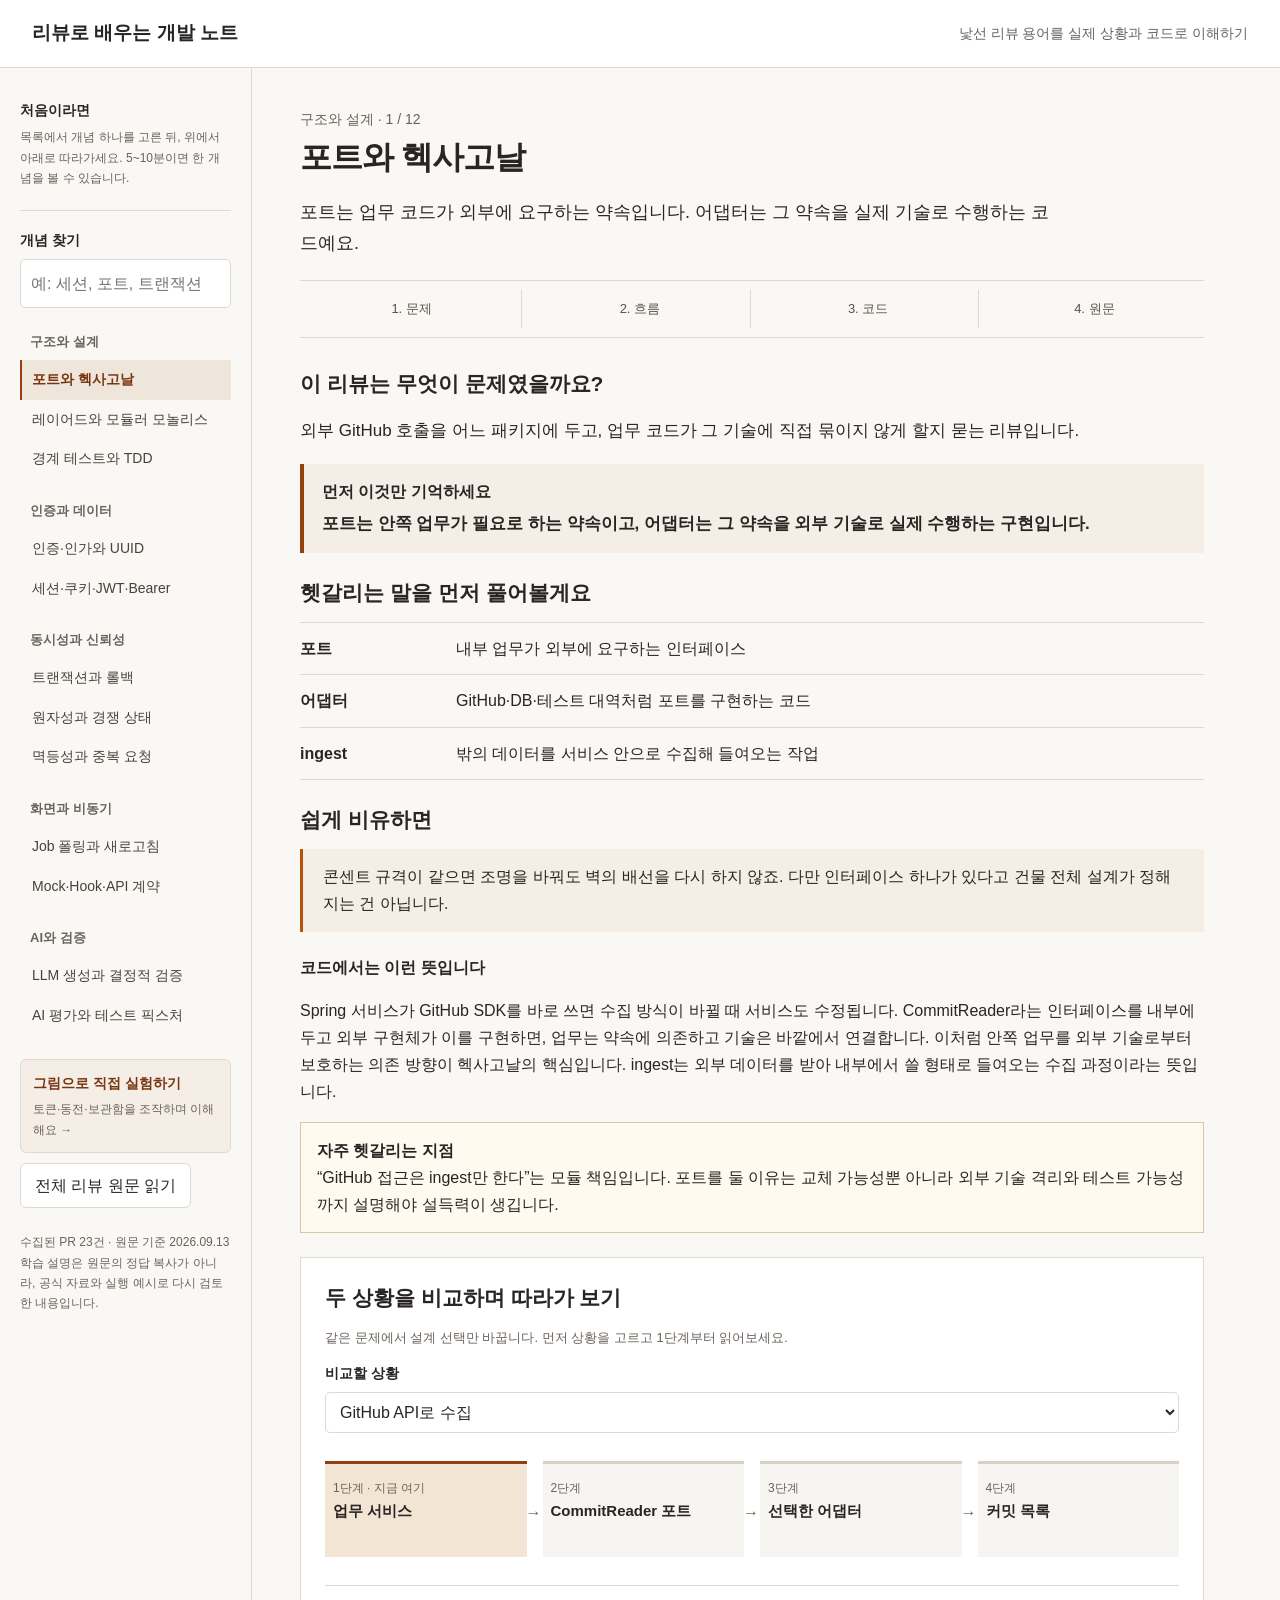
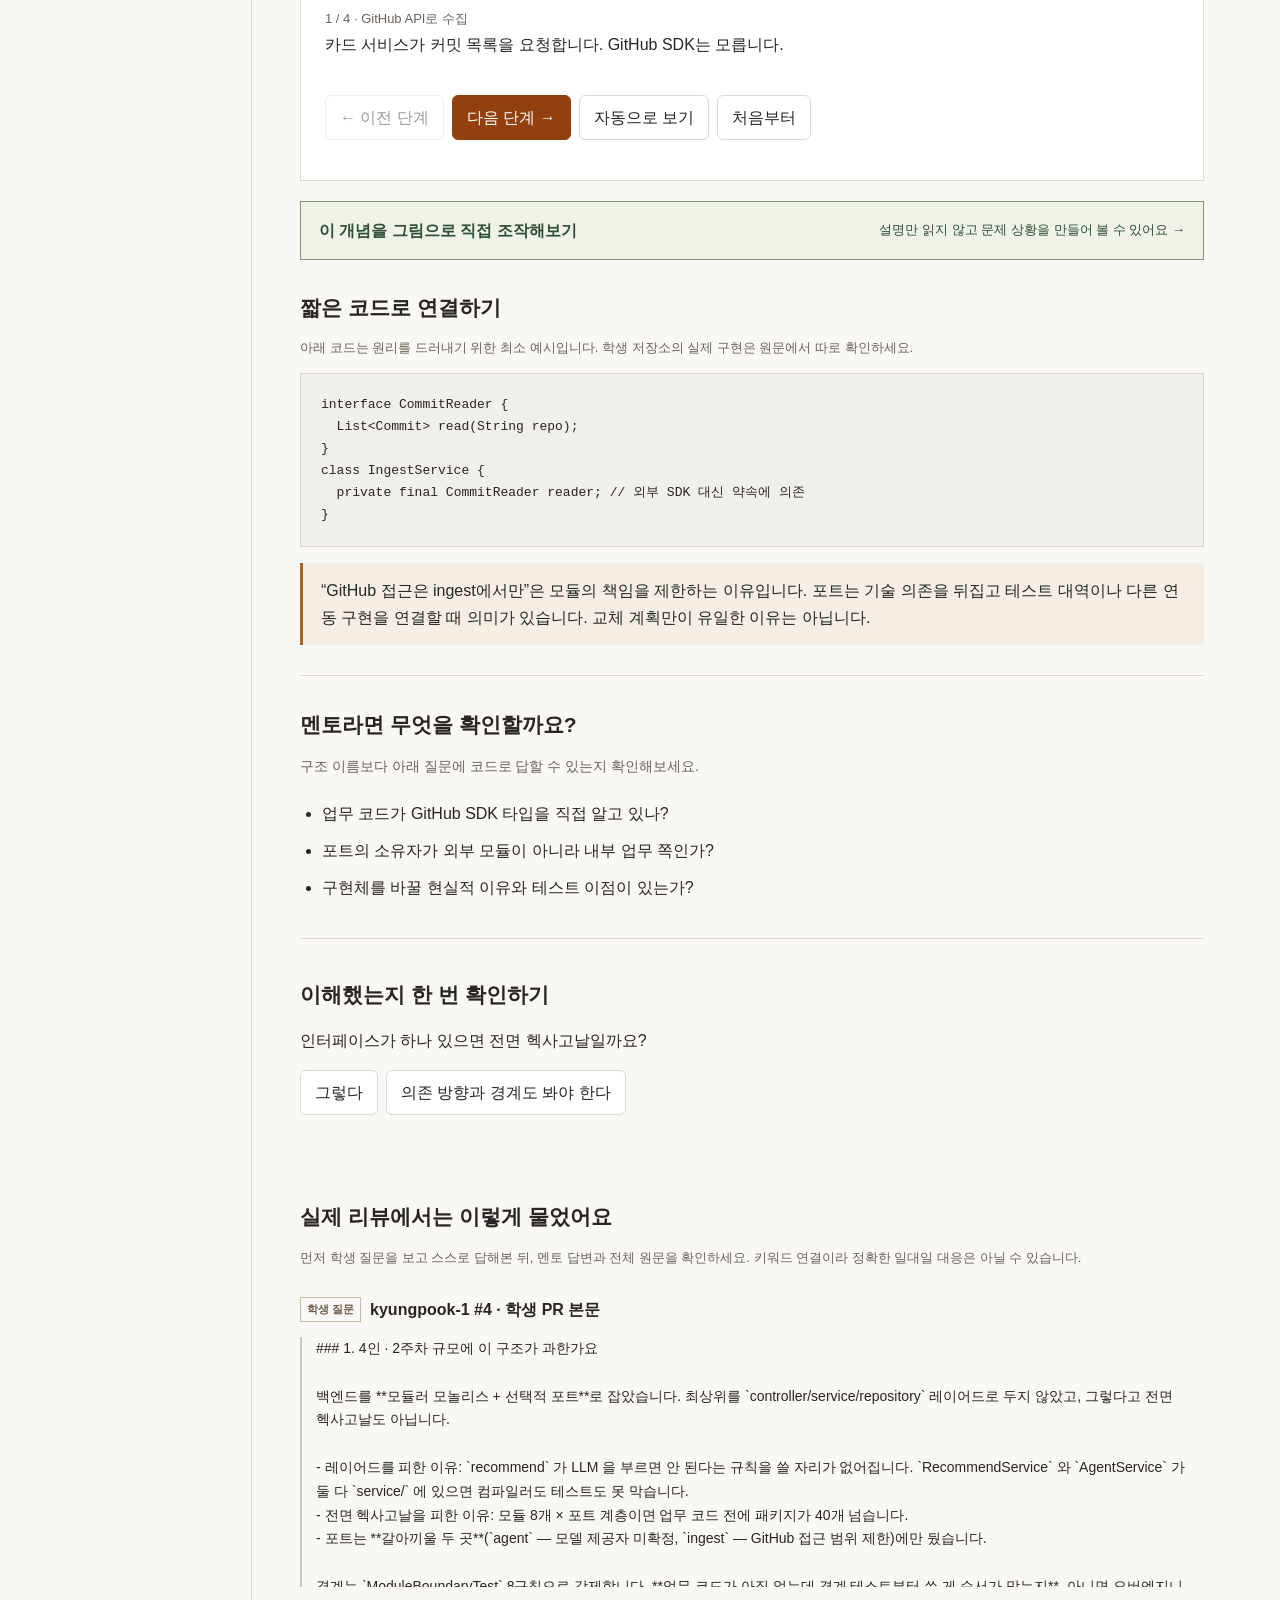
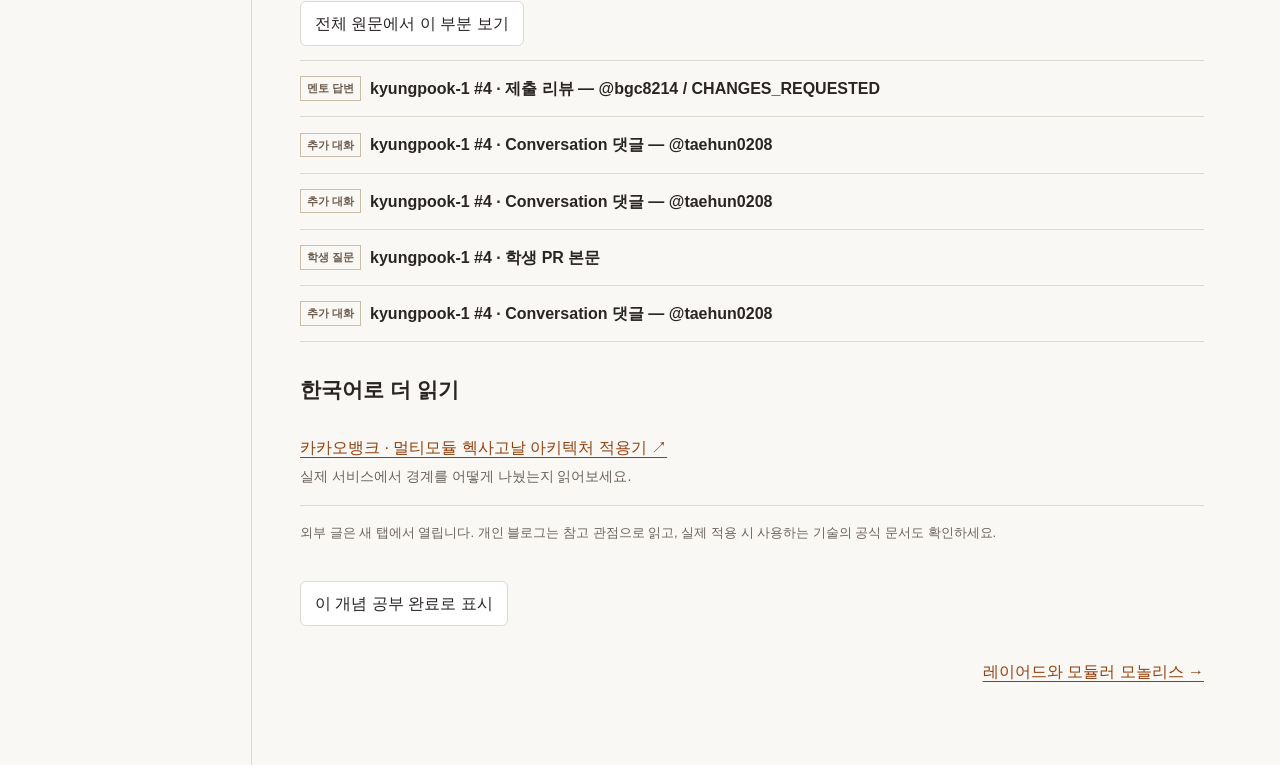
<file: index.html>
<!doctype html>
<html lang="ko">
<head><meta charset="utf-8"><meta name="viewport" content="width=device-width, initial-scale=1"><title>리뷰로 배우는 개발 노트</title><link rel="stylesheet" href="./style.css"></head>
<body>
<button class="skip" id="skip">본문으로 이동</button>
<header><a href="#ports" class="brand">리뷰로 배우는 개발 노트</a><span>낯선 리뷰 용어를 실제 상황과 코드로 이해하기</span></header>
<div class="layout">
<aside><div class="start-here"><strong>처음이라면</strong><p>목록에서 개념 하나를 고른 뒤, 위에서 아래로 따라가세요. 5~10분이면 한 개념을 볼 수 있습니다.</p></div><label for="search">개념 찾기</label><input id="search" type="search" placeholder="예: 세션, 포트, 트랜잭션"><nav id="topics" aria-label="개념 목록"></nav><a class="game-link" href="./game.html"><strong>그림으로 직접 실험하기</strong><span>토큰·동전·보관함을 조작하며 이해해요 →</span></a><button id="archive-button">전체 리뷰 원문 읽기</button><p class="aside-note">수집된 PR 23건 · 원문 기준 2026.09.13<br>학습 설명은 원문의 정답 복사가 아니라, 공식 자료와 실행 예시로 다시 검토한 내용입니다.</p></aside>
<main id="lesson" tabindex="-1"><p>학습 자료를 불러오는 중입니다…</p></main>
</div>
<dialog id="reader"><div class="reader-head"><h2 id="reader-title">리뷰 원문</h2><button id="close-reader" aria-label="원문 닫기">닫기 ×</button></div><label for="doc-select">문서 선택</label><select id="doc-select"></select><label for="source-search">원문 안에서 찾기</label><input id="source-search" type="search" placeholder="단어 입력 후 Enter"><p id="source-status" aria-live="polite"></p><p class="source-notice">수집 시점의 원문입니다. 작성자의 주장에는 오류가 있을 수 있습니다. 아래는 학습 설명이 아닌 실제 발언입니다.</p><div id="source-body"></div></dialog>
<script type="module" src="./app.js"></script>
</body></html>
</file>
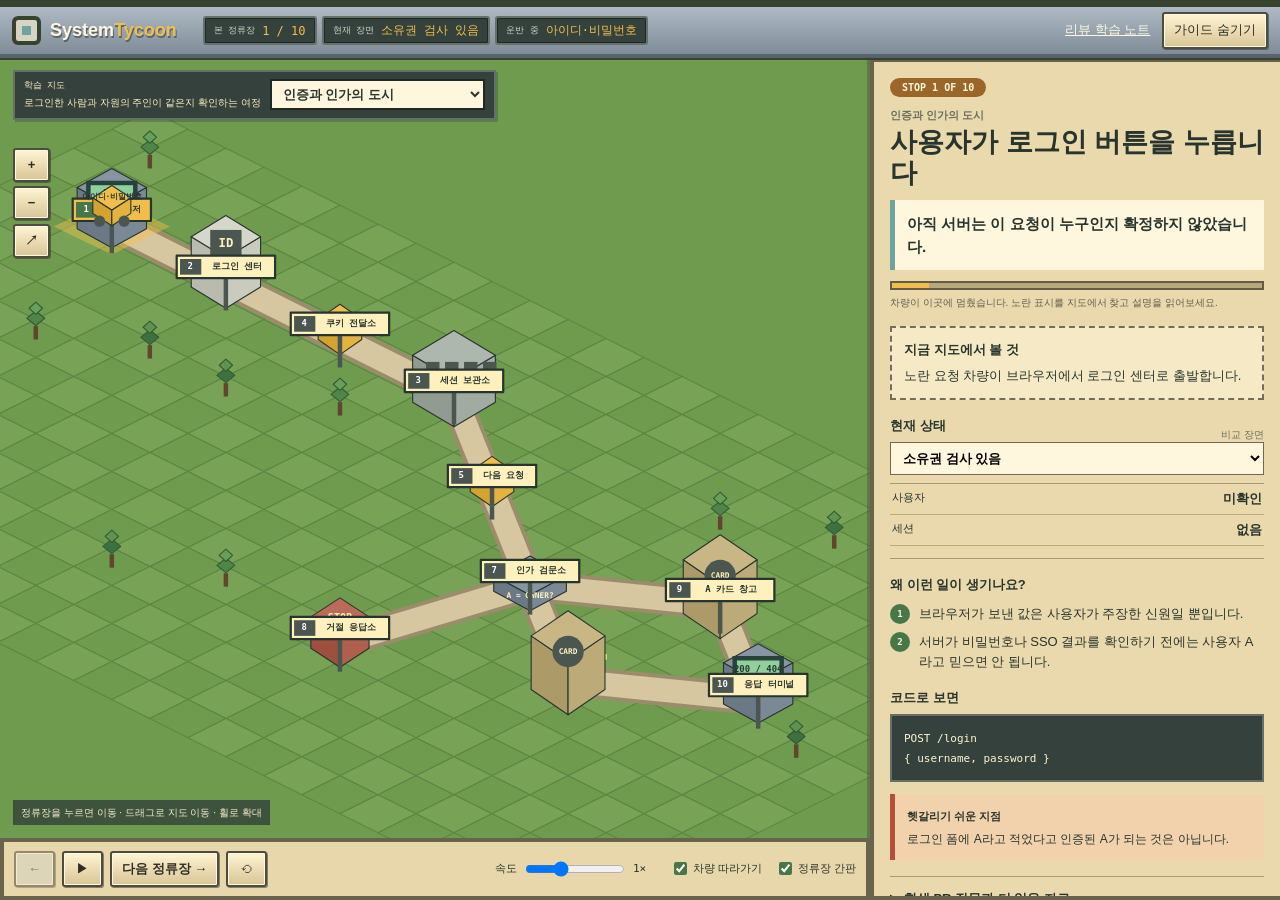
<file: game.html>
<!doctype html>
<html lang="ko">
<head>
 <meta charset="utf-8">
 <meta name="viewport" content="width=device-width,initial-scale=1">
 <title>시스템 타이쿤 · 한 장의 지도로 배우는 백엔드</title>
 <link rel="stylesheet" href="./tokens.css">
 <link rel="stylesheet" href="./game.css">
</head>
<body>
 <header class="topbar">
  <a class="brand" href="./game.html"><span class="brand-mark"></span><span>System<span>Tycoon</span></span></a>
  <div class="hud"><span><small>본 정류장</small><b id="seenCount">1 / 10</b></span><span><small>현재 장면</small><b id="layerName">안전한 흐름</b></span><span><small>운반 중</small><b id="cargo">로그인 요청</b></span></div>
  <a class="notes" href="./">리뷰 학습 노트</a><button id="guideToggle">가이드 숨기기</button>
 </header>
 <main class="tycoon-shell">
  <section class="stage" aria-label="선택한 개념의 과정 지도">
   <canvas id="park" role="img" aria-label="개념의 실행 흐름을 정류장별로 보여주는 등각 투영 지도"></canvas>
   <div class="map-title"><label for="conceptSelect">학습 지도</label><select id="conceptSelect"></select><b id="mapSubtitle"></b></div>
   <div class="zoom"><button id="zoomIn" aria-label="확대">+</button><button id="zoomOut" aria-label="축소">−</button><button id="zoomFit" aria-label="지도 전체 보기">↗</button></div>
   <div class="map-help">정류장을 누르면 이동 · 드래그로 지도 이동 · 휠로 확대</div>
  </section>
  <aside class="guide" id="guide">
   <div class="stop-kicker"><span id="stopNo">STOP 1 OF 10</span><button id="guideClose" aria-label="가이드 닫기">×</button></div>
   <p class="concept-name" id="conceptName"></p><h1 id="title"></h1><p class="lead" id="summary"></p>
   <div class="progress" aria-hidden="true"><i id="progressBar"></i></div><p class="reading-stop">차량이 이곳에 멈췄습니다. 노란 표시를 지도에서 찾고 설명을 읽어보세요.</p>
   <section class="watch"><h2>지금 지도에서 볼 것</h2><p id="observe"></p></section>
   <section class="state-board"><div><h2>현재 상태</h2><label for="scenarioSelect">비교 장면</label></div><select id="scenarioSelect"></select><dl id="state"></dl></section>
   <section class="explanation"><h2>왜 이런 일이 생기나요?</h2><div id="detail"></div></section>
   <section class="code-card"><h2>코드로 보면</h2><pre><code id="code"></code></pre></section>
   <aside class="pitfall"><strong>헷갈리기 쉬운 지점</strong><p id="pitfall"></p></aside>
   <details class="sources"><summary>학생 PR 질문과 더 읽을 자료</summary><div id="sources"></div></details>
   <section class="route"><h2>이 지도의 전체 과정 <small>정류장을 눌러 바로 이동</small></h2><nav id="stops" aria-label="전체 정류장"></nav></section>
  </aside>
  <footer class="dock"><button id="previous" aria-label="이전 정류장">←</button><button id="play" aria-label="자동 재생">▶</button><button id="next" aria-label="다음 정류장">다음 정류장 →</button><button id="restart" aria-label="현재 지도 처음부터">⟲</button><label>속도 <input id="speed" type="range" min="0.5" max="2" step="0.5" value="1"><output id="speedOut">1×</output></label><label><input id="follow" type="checkbox" checked> 차량 따라가기</label><label><input id="signs" type="checkbox" checked> 정류장 간판</label></footer>
 </main>
 <script type="module" src="./game.js"></script>
</body>
</html>
</file>
<file: style.css>
:root{font-family:'Apple SD Gothic Neo','Noto Sans KR',sans-serif;color:#292524;background:#faf8f5;line-height:1.7;font-size:16px;--accent:#92400e;--line:#ded9d2;--muted:#6b625b}
*{box-sizing:border-box}body{margin:0}a{color:var(--accent);text-underline-offset:4px}button,input,select{font:inherit}button{cursor:pointer;border:1px solid var(--line);border-radius:6px;background:white;color:inherit;padding:8px 14px}button:hover{background:#f0ece5}button:disabled{opacity:.45;cursor:default}button.primary{background:var(--accent);color:white;border-color:var(--accent)}:focus-visible{outline:3px solid #b45309;outline-offset:3px}header{height:68px;border-bottom:1px solid var(--line);display:flex;align-items:center;justify-content:space-between;padding:0 32px;background:#fff}header span{font-size:14px;color:var(--muted)}.brand{text-decoration:none;color:inherit;font-weight:750;font-size:19px}.layout{display:grid;grid-template-columns:252px minmax(0,1fr);max-width:1440px;margin:auto}aside{border-right:1px solid var(--line);padding:28px 20px;min-height:calc(100vh - 68px)}label{display:block;font-size:14px;font-weight:650;margin:12px 0 6px}input,select{width:100%;background:white;color:inherit;padding:10px;border:1px solid var(--line);border-radius:5px}nav{margin:24px 0}nav h2{font-size:13px;color:var(--muted);margin:22px 10px 8px}nav a{display:block;padding:8px 10px;text-decoration:none;color:#48413a;border-left:2px solid transparent;font-size:14px}nav a[aria-current=page]{border-color:var(--accent);background:#eee6db;color:#78350f;font-weight:700}.aside-note{font-size:12px;color:var(--muted);margin-top:24px}main{max-width:1000px;padding:40px 48px 80px;width:100%}h1{font-size:32px;line-height:1.35;letter-spacing:-1px;margin:4px 0 16px}h2{font-size:21px;line-height:1.5;margin:32px 0 14px}h3{font-size:17px;margin:20px 0 10px}.intro{font-size:18px;max-width:760px}.category{color:var(--muted);margin:0;font-size:14px}.analogy{border-left:3px solid #b45309;padding:4px 20px;background:#f4eee6}.analogy p{margin:10px 0}.experiment{border:1px solid var(--line);background:#fff;padding:24px;margin-top:24px}.experiment h2{margin:0 0 8px}.controls{display:flex;gap:8px;flex-wrap:wrap;align-items:center;margin:16px 0}.controls select{width:auto;max-width:100%}.diagram{display:grid;grid-template-columns:repeat(4,minmax(0,1fr));gap:16px;margin:28px 0}.node{border-top:3px solid #d7d1c8;padding:14px 8px;background:#f7f5f1;min-height:96px;position:relative;transition:background .2s,border-color .2s}.node:not(:last-child):after{content:'→';position:absolute;right:-15px;top:35px;color:#6b625b}.node.active{border-color:#92400e;background:#f2e5d3}.node.done{border-color:#51755b}.node span{display:block;font-size:12px;color:var(--muted)}.node strong{font-size:15px;display:block}.step-note{min-height:94px;border-top:1px solid var(--line);padding-top:18px}.step-count{font-size:13px;color:var(--muted)}pre{white-space:pre-wrap;overflow-wrap:anywhere;background:#f1efeb;padding:20px;font-size:13px;line-height:1.7;border:1px solid var(--line)}code{font-family:Menlo,Consolas,monospace}.caution{padding:14px 18px;background:#f5eee4;border-left:3px solid #a86322}details{border-bottom:1px solid var(--line);padding:14px 0}summary{cursor:pointer;font-weight:600}.excerpt{white-space:pre-wrap;overflow-wrap:anywhere;font-size:14px;border-left:2px solid #cec6bc;margin:14px 0;padding:0 14px;max-height:250px;overflow:auto}.meta{font-size:13px;color:var(--muted)}.reading{padding:0;list-style:none}.reading li{border-bottom:1px solid var(--line);padding:12px 0}.reading p{margin:4px 0;color:var(--muted);font-size:14px}.quiz{border-top:1px solid var(--line);margin-top:32px;padding-top:8px}.quiz button{margin:0 8px 8px 0}.feedback{min-height:30px}.complete{margin-top:24px}.skip{position:absolute;top:-100px}.skip:focus{top:4px;z-index:10;background:white}dialog{width:min(1080px,94vw);height:90vh;border:1px solid var(--line);padding:24px;background:#fff;color:inherit}dialog::backdrop{background:#0006}.reader-head{display:flex;justify-content:space-between;align-items:center;gap:16px}.reader-head h2{margin:0;font-size:18px}.source-notice{font-size:13px;background:#f4eee6;padding:12px}#source-body{margin-top:20px}.source-line{display:grid;grid-template-columns:48px 1fr;white-space:pre-wrap;overflow-wrap:anywhere;font-family:Menlo,'Apple SD Gothic Neo',sans-serif;font-size:13px;line-height:1.9}.line-num{color:#80766c;text-align:right;padding-right:12px;user-select:none}.source-line.hit{background:#ffefc6}.source-text{min-width:0}.end-nav{margin-top:32px;display:flex;justify-content:space-between;gap:12px}.error{color:#9f2828}
@media(max-width:800px){header{padding:0 20px}header span{display:none}.layout{grid-template-columns:1fr}aside{min-height:0;border-right:0;border-bottom:1px solid var(--line);padding:16px 20px}nav{display:flex;overflow:auto;gap:8px;margin:16px 0;max-height:150px}nav section{min-width:180px}nav h2{margin-top:0}.aside-note{display:none}main{padding:28px 20px 60px}h1{font-size:27px}.experiment{padding:18px}.diagram{grid-template-columns:repeat(2,minmax(0,1fr));gap:16px}.node:nth-child(2):after{content:none}dialog{padding:16px}.source-line{grid-template-columns:36px 1fr}}
aside,main{min-width:0}select{min-width:0}.reader-head{flex-wrap:wrap}dialog[open]{display:flex;flex-direction:column;overflow:hidden}#source-body{flex:1;overflow:auto;min-height:0}.reader-head{flex-shrink:0}#source-github{font-size:13px;white-space:nowrap}.reader-head h2{flex:1}.source-notice{margin:8px 0}#source-status{margin:4px 0;font-size:13px}
@media(prefers-reduced-motion:reduce){*{transition:none!important;scroll-behavior:auto!important}}
.game-link{display:block;margin:0 0 10px;padding:8px 10px;border:1px solid var(--line);border-radius:6px;text-decoration:none;color:#78350f;font-size:14px;font-weight:650}
.start-here{border-bottom:1px solid var(--line);padding-bottom:18px;margin-bottom:18px}.start-here strong{font-size:14px}.start-here p{font-size:12px;color:var(--muted);margin:4px 0}.game-link{padding:12px;background:#f4eee6}.game-link strong,.game-link span{display:block}.game-link span{font-size:12px;font-weight:400;margin-top:3px;color:var(--muted)}
.lesson-route{display:flex;gap:6px;margin:22px 0 30px;padding:9px 0;border-block:1px solid var(--line)}.lesson-route a{flex:1;text-align:center;text-decoration:none;font-size:13px;color:#5b5149;border-right:1px solid var(--line)}.lesson-route a:last-child{border:0}.problem h2,.terms h2,.explanation h2{margin-top:24px}.problem>p{font-size:17px}.core{border-left:4px solid var(--accent);padding:14px 18px;background:#f4eee6;margin:18px 0}.core p{margin:5px 0 0;font-size:17px;font-weight:650}.terms dl{margin:0;border-top:1px solid var(--line)}.terms dl div{display:grid;grid-template-columns:140px 1fr;gap:16px;padding:12px 0;border-bottom:1px solid var(--line)}.terms dt{font-weight:700}.terms dd{margin:0}.explanation h3{font-size:16px;margin-top:22px}.confusion{border:1px solid #d7c6aa;background:#fffaf0;padding:14px 16px}.try-game{display:flex;justify-content:space-between;align-items:center;gap:18px;text-decoration:none;border:1px solid #82917c;background:#eef2e7;color:#304e35;padding:15px 18px;margin:20px 0}.try-game span{font-size:13px}.review-check{margin-top:30px;border-top:1px solid var(--line);padding-top:1px}.review-check p{font-size:14px;color:var(--muted)}.review-check ul{padding-left:22px}.review-check li{padding:5px 0}#real-review details summary{display:flex;align-items:center;gap:9px}#real-review summary span{font-size:11px;border:1px solid #c9bda9;padding:2px 6px;color:#6c5b4c;white-space:nowrap}
@media(max-width:800px){.start-here{display:none}.lesson-route{position:sticky;top:0;background:#faf8f5;z-index:2;margin:14px -20px 24px;padding:8px 12px}.lesson-route a{font-size:12px}.terms dl div{grid-template-columns:1fr;gap:2px}.try-game{display:block}.try-game span{display:block;margin-top:4px}.problem>p,.core p{font-size:16px}}
</file>
<file: tokens.css>
/* Hallmark · studied-DNA: ChipTycoon public reference · product: CS learning park
 * palette: grass + steel + parchment · typography: sturdy system sans + mono labels
 */
:root{
 --color-grass:#6f9b4e;--color-grass-dark:#5d8643;--color-grass-light:#7fa85b;
 --color-road:#d7c7a0;--color-road-edge:#a69b7d;--color-water:#6da4a2;
 --color-ink:#28352e;--color-muted:#687063;--color-paper:#f2e4bd;--color-paper-light:#fff7dd;
 --color-steel:#8795a2;--color-steel-dark:#58646d;--color-panel:#ead9ad;
 --color-accent:#f0bf4b;--color-accent-ink:#28352e;--color-danger:#b44f3b;--color-safe:#477749;--color-focus:#fff0a6;
 --color-wall:#d6d5c4;--color-wall-dark:#9ea399;--color-roof:#9d4b39;--color-shadow:#34453255;
 --color-toolbar-top:#aeb9c3;--color-toolbar-bottom:#7f8d99;--color-toolbar-shadow:#38432f;--color-hud:#35413d;--color-hud-edge:#657069;--color-hud-deep:#1f2824;--color-hud-copy:#fff5cf;--color-hud-muted:#cbd4c6;
 --color-button-top:#fff4d3;--color-button-bottom:#d9c596;--color-button-ink:#302f27;--color-button-edge:#4e4b3f;--color-button-shine:#fff8e5;--color-button-shadow:#3338;--color-map-label:#fff1bd;--color-map-help:#334139cc;--color-map-help-ink:#f8edca;
 --color-stop:#9b6728;--color-stop-ink:#fff7dd;--color-warning-paper:#f1d2ac;
 --color-panel-edge:#69624d;--color-panel-shadow:#3f493a66;--color-progress-edge:#645c47;--color-progress-track:#b8a87d;--color-reading:#625d4f;--color-note-edge:#746d59;--color-note:#f6e9c6;--color-rule-soft:#a79b77;--color-rule-mid:#bbaa7d;--color-rule-detail:#a99e7c;--color-limit:#5a5143;--color-link:#385d42;--color-route-edge:#81785f;--color-route:#f4e6bd;--color-dock:#e7d7aa;
 --font-display:"Trebuchet MS","Segoe UI",Verdana,sans-serif;--font-body:"Trebuchet MS","Segoe UI",Verdana,sans-serif;--font-mono:Menlo,Consolas,monospace;
 --space-xs:4px;--space-sm:8px;--space-md:12px;--space-lg:16px;--space-xl:24px;
 --text-xs:11px;--text-sm:13px;--text-md:15px;--text-lg:20px;--text-xl:28px;
 --radius-sm:3px;--rule:1px solid #6f6a57;--ease-out:cubic-bezier(.16,1,.3,1);--dur-fast:140ms;
}
</file>
<file: game.css>
/* Hallmark · macrostructure: one concept process-map + attached reading guide · tone: playful operational · anchor hue: grass green · theme: studied-DNA (source: ChipTycoon) · paper: #f2e4bd · accent: #f0bf4b · display/body: Trebuchet MS
 * studied: yes · pre-emit critique: P5 H5 E5 S5 R5 V5
 * contrast: pass (40–41) · nav: N7 · footer: Ft8 · slop: pass (42–49) · honest: pass (46) · chrome: pass (47) · tokens: pass (48) · responsive: pass (49) · icons: pass (30) · mobile: pass (34,49,50–57)
 */
*{box-sizing:border-box}html,body{margin:0;overflow-x:clip}body{font:var(--text-sm)/1.55 var(--font-body);color:var(--color-ink);background:var(--color-grass-dark)}button,input,select{font:inherit}button,a{white-space:nowrap}button:focus-visible,a:focus-visible,input:focus-visible,select:focus-visible,summary:focus-visible{outline:3px solid var(--color-focus);outline-offset:2px}
.topbar{height:58px;display:flex;align-items:center;gap:var(--space-md);padding:0 var(--space-md);background:linear-gradient(var(--color-toolbar-top),var(--color-toolbar-bottom));border-top:7px solid var(--color-toolbar-shadow);border-bottom:4px solid var(--color-steel-dark);box-shadow:0 2px 0 var(--color-toolbar-shadow);position:relative;z-index:5}.brand{display:flex;align-items:center;gap:9px;color:var(--color-paper-light);font-size:18px;font-weight:850;text-decoration:none;text-shadow:1px 2px var(--color-steel-dark)}.brand>span:last-child>span{color:var(--color-accent)}.brand-mark{width:29px;height:29px;border:4px solid var(--color-toolbar-shadow);border-radius:6px;background:var(--color-water);box-shadow:inset 0 0 0 6px var(--color-wall)}.hud{display:flex;gap:5px;margin-left:14px}.hud span{display:flex;align-items:center;gap:7px;background:var(--color-hud);color:var(--color-hud-copy);border:2px solid var(--color-hud-edge);border-radius:3px;padding:4px 9px;box-shadow:inset 0 0 0 1px var(--color-hud-deep)}.hud small{font:9px var(--font-mono);color:var(--color-hud-muted)}.hud b{font:12px var(--font-mono);color:var(--color-accent);max-width:170px;overflow:hidden;text-overflow:ellipsis}.notes{margin-left:auto;color:var(--color-paper-light)}
.topbar button,.dock button,.zoom button{border:2px solid var(--color-button-edge);border-radius:var(--radius-sm);background:linear-gradient(var(--color-button-top),var(--color-button-bottom));color:var(--color-button-ink);padding:6px 10px;box-shadow:inset 0 0 0 1px var(--color-button-shine),1px 1px var(--color-button-shadow);cursor:pointer}.topbar button:hover,.dock button:hover,.zoom button:hover{filter:brightness(1.08)}button:active{filter:brightness(.92)}button:disabled{opacity:.55;cursor:not-allowed;background:var(--color-wall)}
.tycoon-shell{height:calc(100dvh - 58px);display:grid;grid-template-columns:minmax(0,1fr) 410px;grid-template-rows:minmax(0,1fr) 62px;position:relative}.stage{position:relative;min-width:0;overflow:hidden;background:var(--color-grass)}#park{display:block;width:100%;height:100%;image-rendering:pixelated;touch-action:none;cursor:grab}#park:active{cursor:grabbing}.map-title{position:absolute;left:13px;top:12px;display:grid;grid-template-columns:auto minmax(210px,auto);gap:3px 9px;align-items:center;background:var(--color-hud);color:var(--color-map-label);border:2px solid var(--color-hud-edge);padding:7px 9px;box-shadow:2px 2px var(--color-shadow)}.map-title label{font:9px var(--font-mono);text-transform:uppercase}.map-title select{grid-row:1/3;grid-column:2;background:var(--color-paper-light);border:2px solid var(--color-hud-deep);padding:5px 25px 5px 7px;font-weight:800;color:var(--color-ink)}.map-title b{font-size:10px;max-width:320px;font-weight:500}.zoom{position:absolute;left:13px;top:90px;display:grid;gap:4px}.zoom button{width:37px;height:34px;padding:0;font-weight:800}.map-help{position:absolute;left:13px;bottom:13px;background:var(--color-map-help);color:var(--color-map-help-ink);padding:5px 8px;font-size:10px}
.guide{grid-column:2;grid-row:1/3;background:var(--color-panel);border:4px solid var(--color-panel-edge);border-right:0;padding:16px 16px 28px;overflow:auto;box-shadow:-3px 0 var(--color-panel-shadow);z-index:3}.guide.hidden{display:none}.tycoon-shell:has(.guide.hidden){grid-template-columns:1fr}.stop-kicker{display:flex;justify-content:space-between;align-items:center}.stop-kicker span{display:inline-block;background:var(--color-stop);color:var(--color-stop-ink);border-radius:13px;padding:4px 12px;font:800 10px var(--font-mono)}.stop-kicker button{display:none;border:0;background:none;font-size:22px}.concept-name{margin:10px 0 -2px;color:var(--color-muted);font-weight:750;font-size:11px}.guide h1{font-size:27px;line-height:1.16;margin:5px 0 10px;overflow-wrap:anywhere;min-width:0}.lead{font-size:15px;font-weight:750;background:var(--color-paper-light);border-left:5px solid var(--color-water);padding:12px;margin:0}.progress{height:9px;border:2px solid var(--color-progress-edge);background:var(--color-progress-track);margin-top:11px}.progress i{display:block;height:100%;width:100%;background:var(--color-accent);transition:transform var(--dur-fast) var(--ease-out);transform-origin:left}.reading-stop{font-size:10px;color:var(--color-reading);margin:5px 0 15px}.guide h2{font-size:13px;margin:16px 0 6px}.watch{border:2px dashed var(--color-note-edge);background:var(--color-note);padding:12px}.watch h2{margin-top:0}.watch p{margin:0}
.state-board{border-bottom:1px solid var(--color-rule-soft);padding-bottom:12px}.state-board>div{display:flex;justify-content:space-between;align-items:end}.state-board label{font-size:10px;color:var(--color-muted)}.state-board select{width:100%;padding:7px 8px;background:var(--color-paper-light);border:var(--rule);font-weight:750}.state-board dl{margin:8px 0 0;border-top:1px solid var(--color-rule-soft)}.state-board dl div{display:flex;justify-content:space-between;gap:10px;border-bottom:1px solid var(--color-rule-mid);padding:5px 2px}.state-board dt{font-size:11px}.state-board dd{margin:0;font-weight:800;font-family:var(--font-mono);text-align:right}
.explanation p{display:grid;grid-template-columns:21px minmax(0,1fr);gap:8px;margin:8px 0}.explanation p span{width:20px;height:20px;display:grid;place-items:center;background:var(--color-safe);color:var(--color-paper-light);font:800 9px var(--font-mono);border-radius:50%}.code-card pre{margin:0;background:var(--color-hud);color:var(--color-hud-copy);border:2px solid var(--color-hud-edge);padding:12px;overflow:auto;white-space:pre-wrap}.code-card code{font:11px/1.55 var(--font-mono)}.pitfall{margin-top:12px;padding:12px;background:var(--color-warning-paper);border-left:5px solid var(--color-danger)}.pitfall strong{font-size:11px}.pitfall p{margin:3px 0 0;font-size:12px}.sources{border-top:1px solid var(--color-rule-detail);margin-top:16px;padding-top:12px}.sources summary{cursor:pointer;font-weight:800}.sources a{display:block;color:var(--color-link);margin:8px 0;white-space:normal}
.route{border-top:2px solid var(--color-rule-soft);margin-top:16px}.route h2{display:flex;justify-content:space-between;align-items:baseline}.route h2 small{font-weight:400;font-size:9px}.route nav{display:grid;grid-template-columns:minmax(0,1fr) minmax(0,1fr);gap:5px}.route button{display:grid;grid-template-columns:23px minmax(0,1fr);align-items:center;gap:5px;border:1px solid var(--color-route-edge);background:var(--color-route);text-align:left;padding:8px;font-size:10px;cursor:pointer;white-space:nowrap;min-width:0}.route button b{display:grid;place-items:center;width:20px;height:20px;background:var(--color-wall-dark);color:var(--color-paper-light);font:800 9px var(--font-mono)}.route button span{line-height:1.3;overflow:hidden;text-overflow:ellipsis}.route button[aria-current=step]{background:var(--color-accent);color:var(--color-accent-ink);font-weight:800}.route button[aria-current=step] b{background:var(--color-hud)}.route button.seen:not([aria-current=step]) b{background:var(--color-safe)}
.dock{grid-column:1;grid-row:2;display:flex;align-items:center;gap:7px;background:var(--color-dock);border:4px solid var(--color-panel-edge);padding:7px 10px;z-index:4}.dock button{min-width:41px}.dock #next{font-weight:800}.dock label{display:flex;align-items:center;gap:6px;margin-left:10px;font-size:11px}.dock label:first-of-type{margin-left:auto}.dock input[type=range]{width:100px}.dock output{font-family:var(--font-mono);width:24px}.dock input[type=checkbox]{margin:0;accent-color:var(--color-safe)}
@media(max-width:1040px){.tycoon-shell{grid-template-columns:minmax(0,1fr) 355px}.hud span:nth-child(3){display:none}.guide{padding:12px}.guide h1{font-size:23px}.map-title b{max-width:240px}}
@media(max-width:680px){.topbar{height:58px;padding:0 8px}.brand{font-size:14px}.brand-mark{width:23px;height:23px}.hud{margin-left:auto}.hud span{padding:3px 6px}.hud span:not(:first-child),.hud small,#guideToggle{display:none}.notes{font-size:11px}.tycoon-shell{height:auto;display:block}.stage{height:58dvh;min-height:410px}.guide{border:0;border-top:4px solid var(--color-panel-edge);box-shadow:none;max-height:none;padding:15px}.guide.hidden{display:block}.stop-kicker button{display:block}.map-title{left:8px;right:8px;grid-template-columns:auto minmax(0,1fr)}.map-title select{min-width:0;width:100%}.map-title b{max-width:210px;white-space:nowrap;overflow:hidden;text-overflow:ellipsis}.zoom{left:8px;top:90px}.map-help{display:none}.dock{position:sticky;bottom:0;min-height:58px;border-width:3px;display:flex;flex-wrap:wrap;padding:6px}.dock #next{flex:1}.dock label{margin-left:3px}.dock label:first-of-type{margin-left:auto}.dock label:nth-of-type(n+2){display:none}.dock input[type=range]{width:72px}.route nav{grid-template-columns:1fr}.guide h1{font-size:25px}}
@media(max-width:390px){.notes{display:none}.brand>span:last-child>span{display:none}.dock button{min-width:36px;padding:5px}.dock label{font-size:0}.dock output{font-size:10px}.guide{padding:13px}.lead{font-size:14px}}
@media(prefers-reduced-motion:reduce){*{transition:none!important}}
</file>
